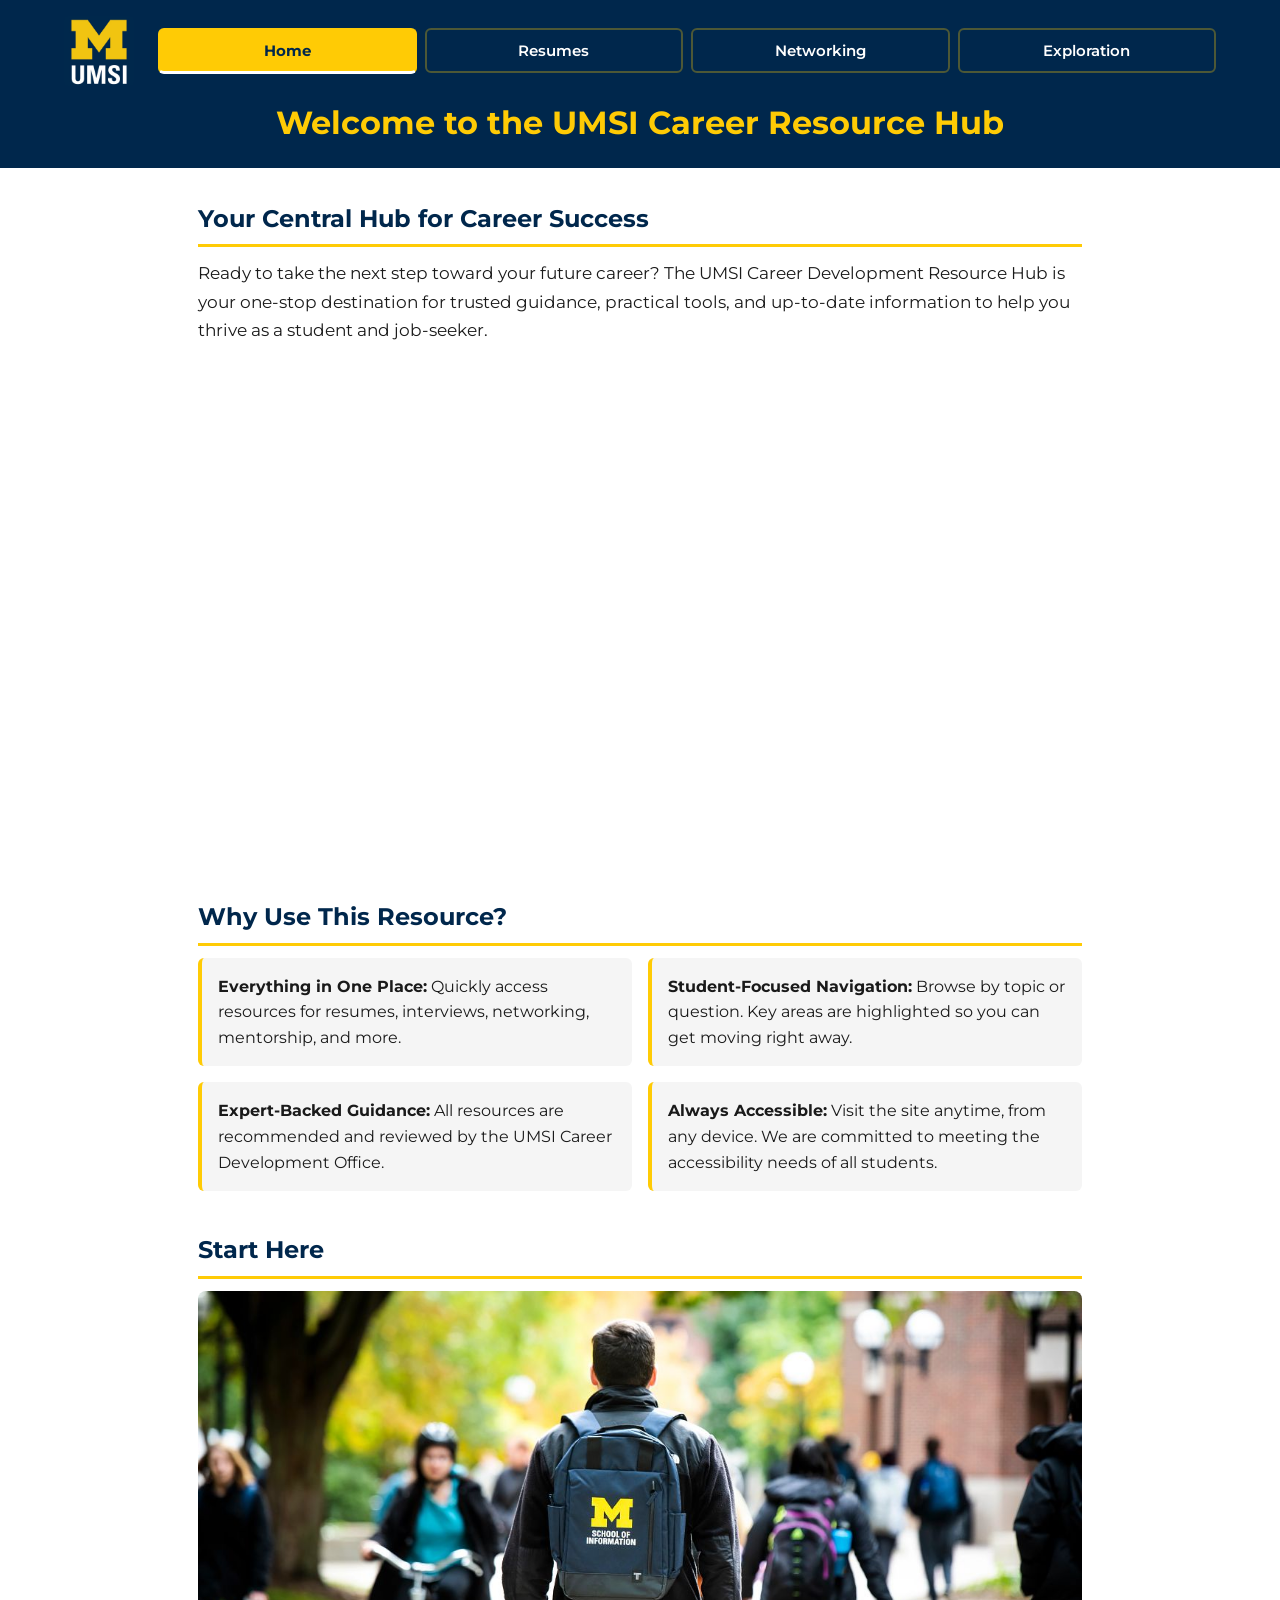
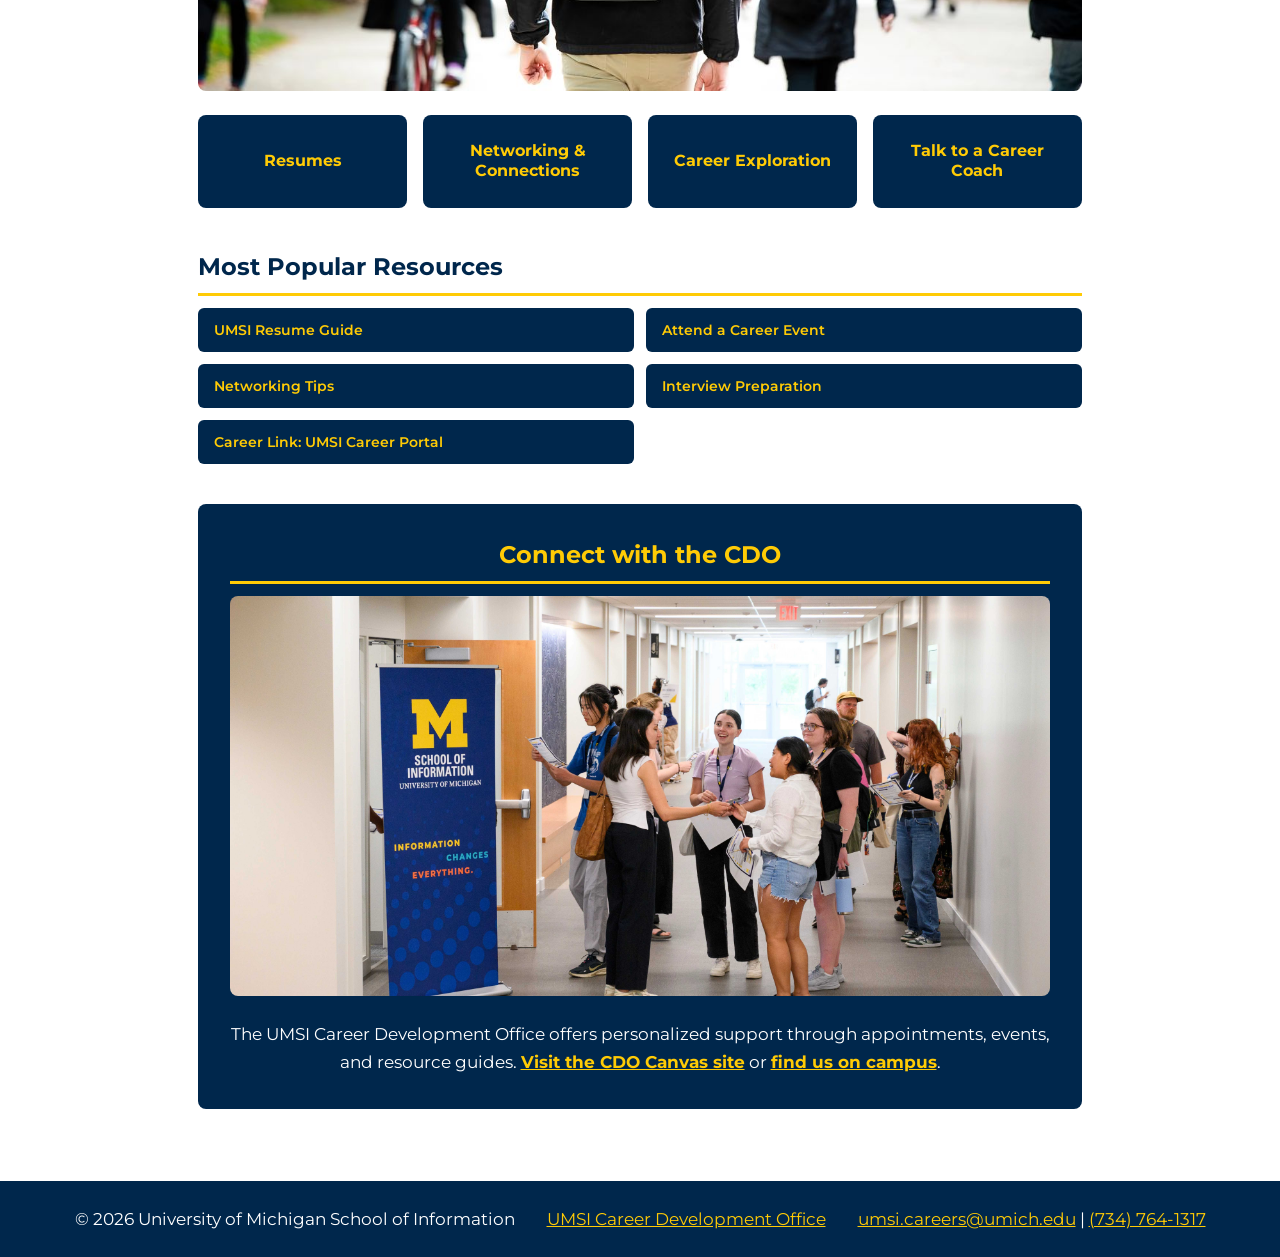
<file: index.html>
<!DOCTYPE html>
<html lang="en">
<head>
    <meta charset="UTF-8">
    <meta name="viewport" content="width=device-width, initial-scale=1.0">
    <title>Home - UMSI Career Development Resource Hub</title>
    <link rel="stylesheet" href="css/html5reset.css">
    <link rel="stylesheet" href="css/style.css">
</head>
<body>
    <a class="skip-link" href="#main">Skip to Main Content</a>

    <header>
        <img src="images/UMSI_signature_vertical_informal_solidblue.jpg" alt="University of Michigan School of Information logo" class="logo">
        <nav>
            <ul>
                <li><a href="index.html" class="active">Home</a></li>
                <li><a href="resume.html">Resumes</a></li>
                <li><a href="networking.html">Networking</a></li>
                <li><a href="exploration.html">Exploration</a></li>
            </ul>
        </nav>
        <h1>Welcome to the UMSI Career Resource Hub</h1>
    </header>

    <main id="main">
        <section>
            <h2>Your Central Hub for Career Success</h2>
            <p>
                Ready to take the next step toward your future career? The UMSI Career Development Resource Hub is your one-stop destination for trusted guidance, practical tools, and up-to-date information to help you thrive as a student and job-seeker.
            </p>
            <div class="video-container">
                <iframe src="https://www.youtube.com/embed/GSjGeDYJ5Nk?si=qhxJPRTIT___x8hG" title="UMSI Career Development Office introduction video" allow="accelerometer; autoplay; clipboard-write; encrypted-media; gyroscope; picture-in-picture; web-share" referrerpolicy="strict-origin-when-cross-origin" allowfullscreen></iframe>
            </div>
        </section>

        <section>
            <h2>Why Use This Resource?</h2>
            <ul class="feature-list">
                <li><strong>Everything in One Place:</strong> Quickly access resources for resumes, interviews, networking, mentorship, and more.</li>
                <li><strong>Student-Focused Navigation:</strong> Browse by topic or question. Key areas are highlighted so you can get moving right away.</li>
                <li><strong>Expert-Backed Guidance:</strong> All resources are recommended and reviewed by the UMSI Career Development Office.</li>
                <li><strong>Always Accessible:</strong> Visit the site anytime, from any device. We are committed to meeting the accessibility needs of all students.</li>
            </ul>
        </section>

        <section>
            <h2>Start Here</h2>
            <img src="images/UMSI_CampusFall_UMSIBackpack_02.jpg" alt="A student wearing a UMSI backpack walks on the Diag during fall" class="hero-img">
            <div class="topic-grid">
                <a href="resume.html" class="topic-card">Resumes</a>
                <a href="networking.html" class="topic-card">Networking &amp; Connections</a>
                <a href="exploration.html" class="topic-card">Career Exploration</a>
                <a href="https://umich.instructure.com/courses/137916/pages/talk-to-a-career-coach" class="topic-card">Talk to a Career Coach</a>
            </div>
        </section>

        <section>
            <h2>Most Popular Resources</h2>
            <ul class="popular-list">
                <li><a href="https://docs.google.com/document/d/1_1GfDJyVGIgE82MZjVhuWT_aB_2Hcj1NN62FUCXoR_o/edit?tab=t.0" target="_blank">UMSI Resume Guide</a></li>
                <li><a href="https://umich.instructure.com/courses/137916/pages/attend-an-event" target="_blank">Attend a Career Event</a></li>
                <li><a href="https://docs.google.com/document/d/18HMt79BU8ovGf9z7_P7No5tuwUS6qHNW5u0sgrepLtE/edit?tab=t.0" target="_blank">Networking Tips</a></li>
                <li><a href="https://docs.google.com/presentation/d/15n-XqsFEntdbkZz89K-ohf9Or1NnCt5CQNDG-6fh2a0/edit?usp=sharing" target="_blank">Interview Preparation</a></li>
                <li><a href="https://si-umich.12twenty.com/Login" target="_blank">Career Link: UMSI Career Portal</a></li>
            </ul>
        </section>

        <section>
            <div class="cta-section">
                <h2>Connect with the CDO</h2>
                <img src="images/CDO Office.jpg" alt="Masters level students waiting outside CDO office" class="hero-img">
                <p>
                    The UMSI Career Development Office offers personalized support through appointments, events, and resource guides.
                    <a href="https://umich.instructure.com/courses/137916" target="_blank">Visit the CDO Canvas site</a> or
                    <a href="https://www.si.umich.edu/about-umsi/getting-umsi" target="_blank">find us on campus</a>.
                </p>
            </div>
        </section>

        <!-- Content generated with assistance from UMGPT and modified.
        UMGPT. (2025). UMGPT (GPT-4.1 August 25th version) [Large language model]. -->
    </main>

    <footer>
        <p>&copy; <span id="year"></span> University of Michigan School of Information</p>
        <p><a href="https://umich.instructure.com/courses/137916">UMSI Career Development Office</a></p>
        <p><a href="mailto:umsi.careers@umich.edu">umsi.careers@umich.edu</a> | <a href="tel:7347641317">(734) 764-1317</a></p>
    </footer>

    <!-- Back to Top Button (Challenging Element) -->
    <button class="back-to-top" id="backToTop" aria-label="Back to top">&uarr;</button>

    <script>
        // Dynamic footer year using JavaScript
        // Reference: https://www.w3schools.com/jsref/jsref_getfullyear.asp
        document.getElementById("year").textContent = new Date().getFullYear();

        // Back to top button with smooth scroll (Challenging Element)
        // Reference: https://www.w3schools.com/howto/howto_js_scroll_to_top.asp
        const backToTopBtn = document.getElementById("backToTop");
        window.addEventListener("scroll", function() {
            if (window.scrollY > 300) {
                backToTopBtn.classList.add("visible");
            } else {
                backToTopBtn.classList.remove("visible");
            }
        });
        backToTopBtn.addEventListener("click", function() {
            window.scrollTo({ top: 0, behavior: "smooth" });
        });
    </script>
</body>
</html>
</file>
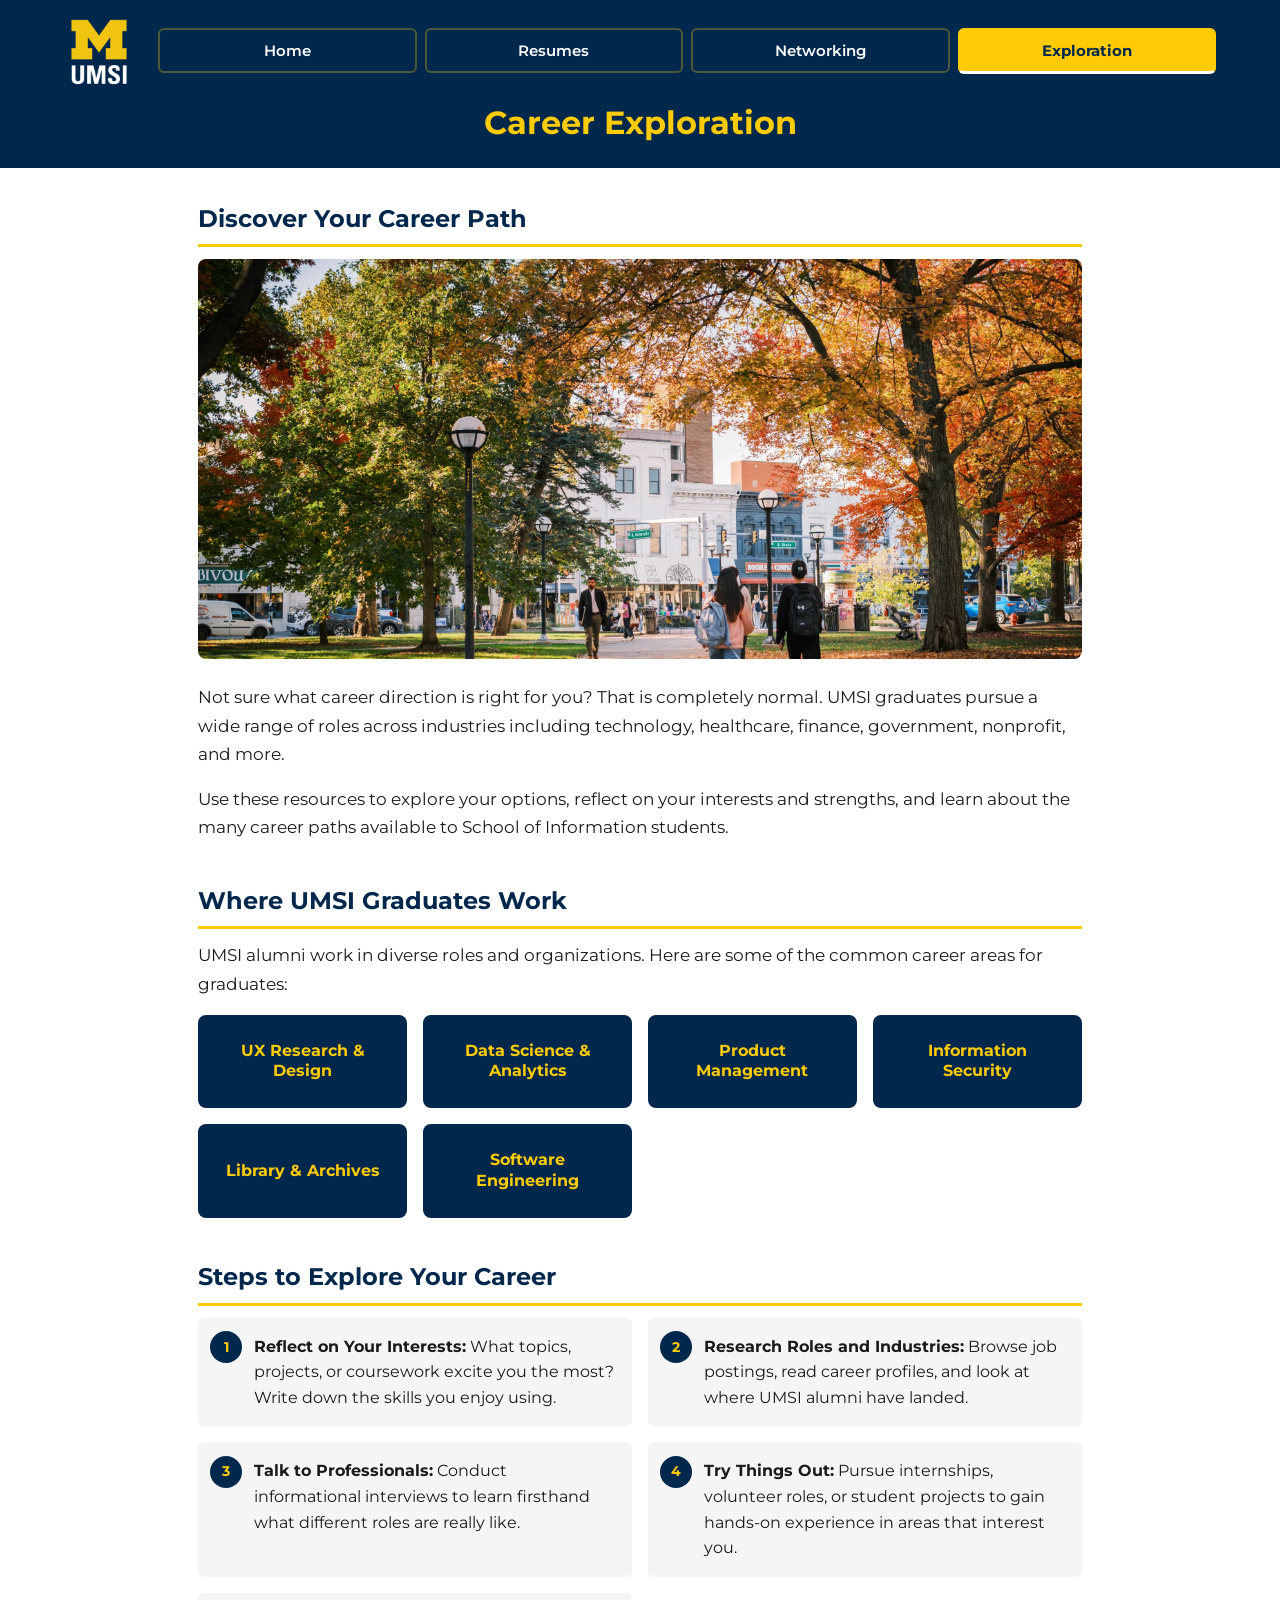
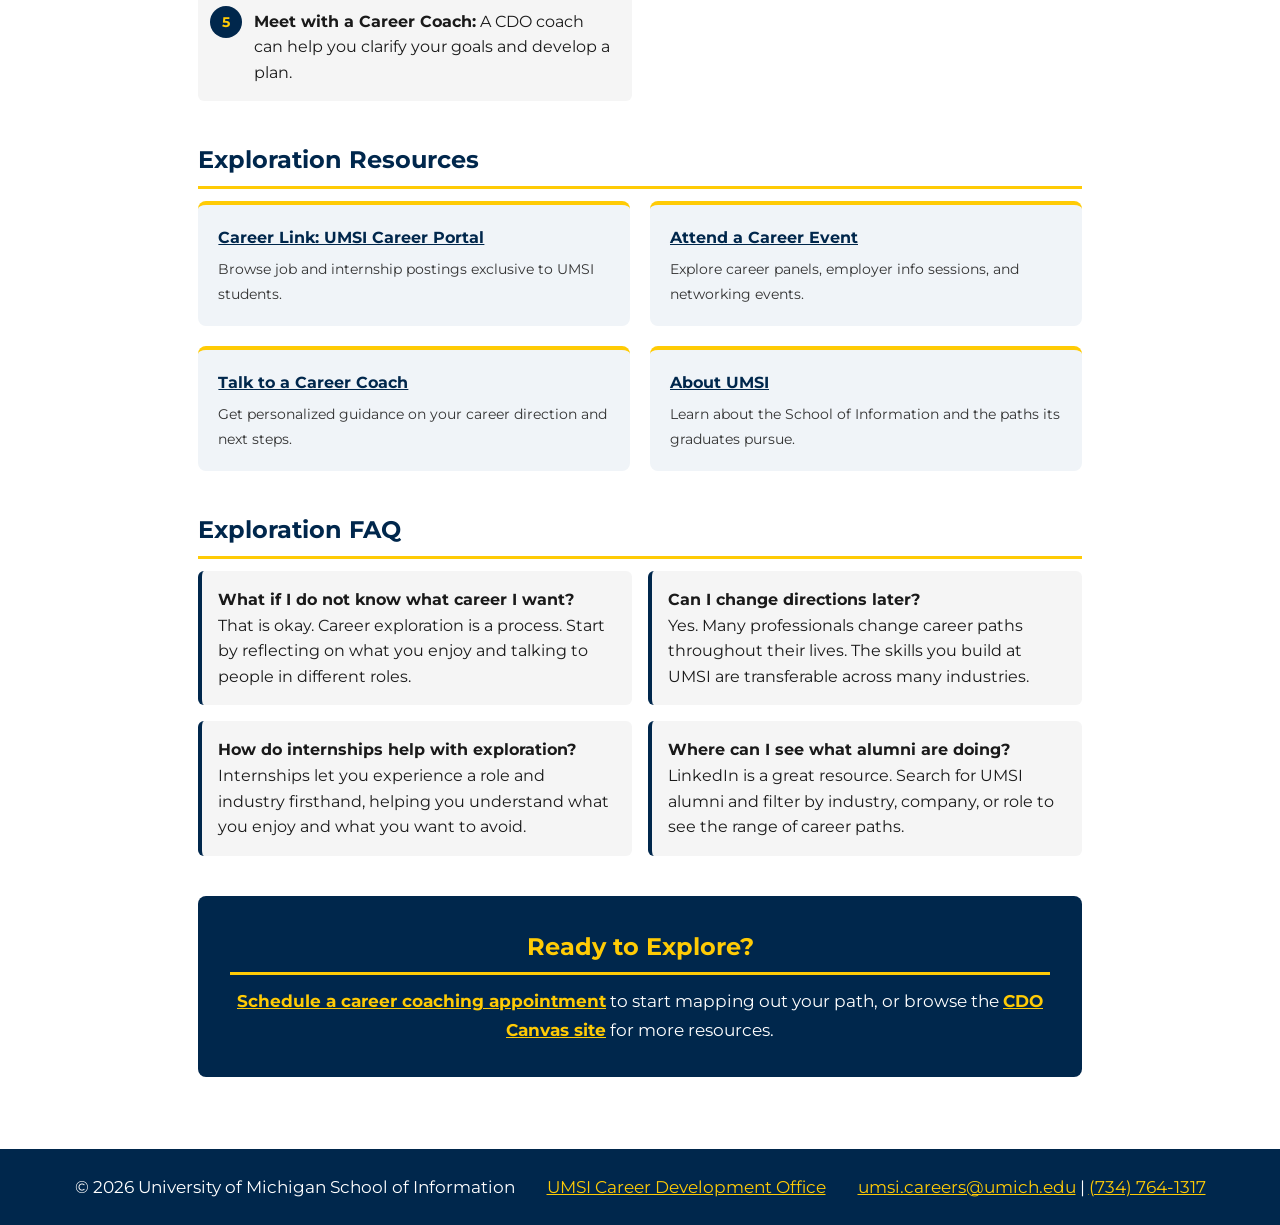
<file: exploration.html>
<!DOCTYPE html>
<html lang="en">
<head>
    <meta charset="UTF-8">
    <meta name="viewport" content="width=device-width, initial-scale=1.0">
    <title>Career Exploration - UMSI Career Development Resource Hub</title>
    <link rel="stylesheet" href="css/html5reset.css">
    <link rel="stylesheet" href="css/style.css">
</head>
<body>
    <a class="skip-link" href="#main">Skip to Main Content</a>

    <header>
        <img src="images/UMSI_signature_vertical_informal_solidblue.jpg" alt="University of Michigan School of Information logo" class="logo">
        <nav>
            <ul>
                <li><a href="index.html">Home</a></li>
                <li><a href="resume.html">Resumes</a></li>
                <li><a href="networking.html">Networking</a></li>
                <li><a href="exploration.html" class="active">Exploration</a></li>
            </ul>
        </nav>
        <h1>Career Exploration</h1>
    </header>

    <main id="main">
        <section>
            <h2>Discover Your Career Path</h2>
            <img src="images/UMSI_FallCampus_102124_12.jpg" alt="Scenes of fall color on the University of Michigan campus." class="hero-img">
            <p>
                Not sure what career direction is right for you? That is completely normal. UMSI graduates pursue a wide range of roles across industries including technology, healthcare, finance, government, nonprofit, and more.
            </p>
            <p>
                Use these resources to explore your options, reflect on your interests and strengths, and learn about the many career paths available to School of Information students.
            </p>
        </section>

        <section>
            <h2>Where UMSI Graduates Work</h2>
            <p>
                UMSI alumni work in diverse roles and organizations. Here are some of the common career areas for graduates:
            </p>
            <div class="topic-grid">
                <div class="topic-card">UX Research &amp; Design</div>
                <div class="topic-card">Data Science &amp; Analytics</div>
                <div class="topic-card">Product Management</div>
                <div class="topic-card">Information Security</div>
                <div class="topic-card">Library &amp; Archives</div>
                <div class="topic-card">Software Engineering</div>
            </div>
        </section>

        <section>
            <h2>Steps to Explore Your Career</h2>
            <ol class="steps-list">
                <li><strong>Reflect on Your Interests:</strong> What topics, projects, or coursework excite you the most? Write down the skills you enjoy using.</li>
                <li><strong>Research Roles and Industries:</strong> Browse job postings, read career profiles, and look at where UMSI alumni have landed.</li>
                <li><strong>Talk to Professionals:</strong> Conduct informational interviews to learn firsthand what different roles are really like.</li>
                <li><strong>Try Things Out:</strong> Pursue internships, volunteer roles, or student projects to gain hands-on experience in areas that interest you.</li>
                <li><strong>Meet with a Career Coach:</strong> A CDO coach can help you clarify your goals and develop a plan.</li>
            </ol>
        </section>

        <section>
            <h2>Exploration Resources</h2>
            <div class="resource-grid">
                <div class="resource-card">
                    <a href="https://si-umich.12twenty.com/Login" target="_blank">Career Link: UMSI Career Portal</a>
                    <p>Browse job and internship postings exclusive to UMSI students.</p>
                </div>
                <div class="resource-card">
                    <a href="https://umich.instructure.com/courses/137916/pages/attend-an-event" target="_blank">Attend a Career Event</a>
                    <p>Explore career panels, employer info sessions, and networking events.</p>
                </div>
                <div class="resource-card">
                    <a href="https://umich.instructure.com/courses/137916/pages/talk-to-a-career-coach" target="_blank">Talk to a Career Coach</a>
                    <p>Get personalized guidance on your career direction and next steps.</p>
                </div>
                <div class="resource-card">
                    <a href="https://www.si.umich.edu/about-umsi" target="_blank">About UMSI</a>
                    <p>Learn about the School of Information and the paths its graduates pursue.</p>
                </div>
            </div>
        </section>

        <section>
            <h2>Exploration FAQ</h2>
            <ul class="faq-list">
                <li>
                    <strong>What if I do not know what career I want?</strong><br>
                    That is okay. Career exploration is a process. Start by reflecting on what you enjoy and talking to people in different roles.
                </li>
                <li>
                    <strong>Can I change directions later?</strong><br>
                    Yes. Many professionals change career paths throughout their lives. The skills you build at UMSI are transferable across many industries.
                </li>
                <li>
                    <strong>How do internships help with exploration?</strong><br>
                    Internships let you experience a role and industry firsthand, helping you understand what you enjoy and what you want to avoid.
                </li>
                <li>
                    <strong>Where can I see what alumni are doing?</strong><br>
                    LinkedIn is a great resource. Search for UMSI alumni and filter by industry, company, or role to see the range of career paths.
                </li>
            </ul>
        </section>

        <section>
            <div class="cta-section">
                <h2>Ready to Explore?</h2>
                <p>
                    <a href="https://umich.instructure.com/courses/137916/pages/talk-to-a-career-coach" target="_blank">Schedule a career coaching appointment</a> to start mapping out your path, or browse the <a href="https://umich.instructure.com/courses/137916" target="_blank">CDO Canvas site</a> for more resources.
                </p>
            </div>
        </section>

        <!-- Content generated with assistance from Claude (Anthropic) and modified.
        Claude. (2026). Claude (Claude Opus 4.6) [Large language model]. Anthropic. -->
    </main>

    <footer>
        <p>&copy; <span id="year"></span> University of Michigan School of Information</p>
        <p><a href="https://umich.instructure.com/courses/137916">UMSI Career Development Office</a></p>
        <p><a href="mailto:umsi.careers@umich.edu">umsi.careers@umich.edu</a> | <a href="tel:7347641317">(734) 764-1317</a></p>
    </footer>

    <button class="back-to-top" id="backToTop" aria-label="Back to top">&uarr;</button>

    <script>
        document.getElementById("year").textContent = new Date().getFullYear();

        const backToTopBtn = document.getElementById("backToTop");
        window.addEventListener("scroll", function() {
            if (window.scrollY > 300) {
                backToTopBtn.classList.add("visible");
            } else {
                backToTopBtn.classList.remove("visible");
            }
        });
        backToTopBtn.addEventListener("click", function() {
            window.scrollTo({ top: 0, behavior: "smooth" });
        });
    </script>
</body>
</html>
</file>
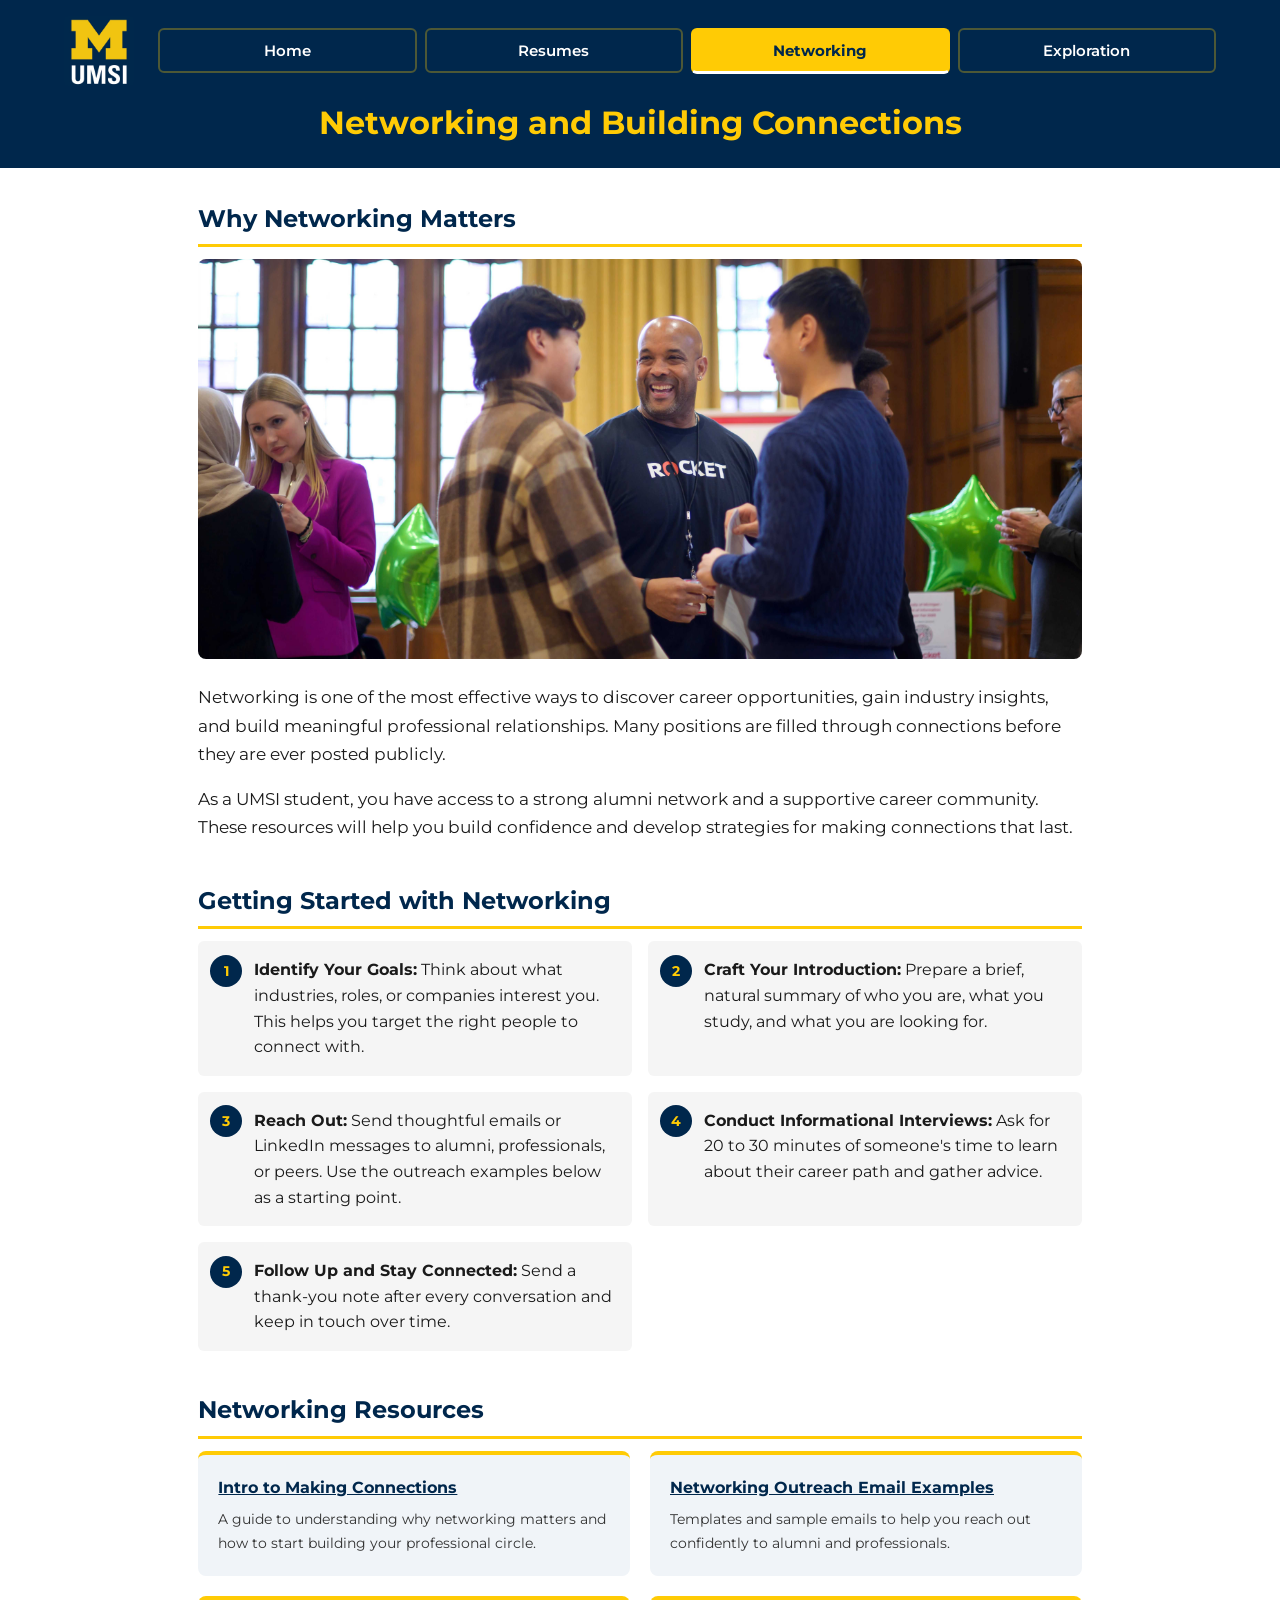
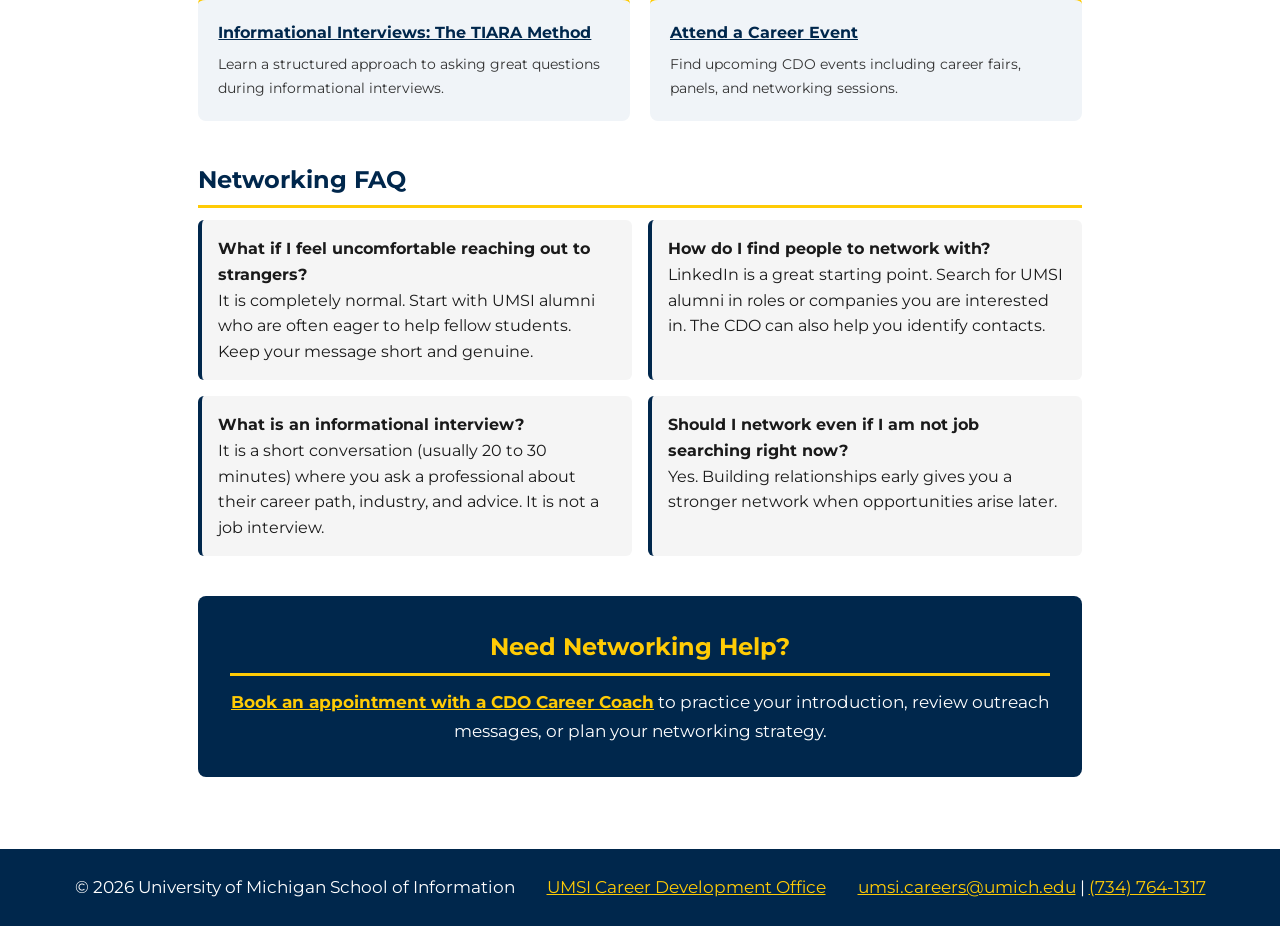
<file: networking.html>
<!DOCTYPE html>
<html lang="en">
<head>
    <meta charset="UTF-8">
    <meta name="viewport" content="width=device-width, initial-scale=1.0">
    <title>Networking - UMSI Career Development Resource Hub</title>
    <link rel="stylesheet" href="css/html5reset.css">
    <link rel="stylesheet" href="css/style.css">
</head>
<body>
    <a class="skip-link" href="#main">Skip to Main Content</a>

    <header>
        <img src="images/UMSI_signature_vertical_informal_solidblue.jpg" alt="University of Michigan School of Information logo" class="logo">
        <nav>
            <ul>
                <li><a href="index.html">Home</a></li>
                <li><a href="resume.html">Resumes</a></li>
                <li><a href="networking.html" class="active">Networking</a></li>
                <li><a href="exploration.html">Exploration</a></li>
            </ul>
        </nav>
        <h1>Networking and Building Connections</h1>
    </header>

    <main id="main">
        <section>
            <h2>Why Networking Matters</h2>
            <img src="images/CareerFair.jpg" alt="Students and employers gather in a large event hall with informational banners promoting various companies" class="hero-img">
            <p>
                Networking is one of the most effective ways to discover career opportunities, gain industry insights, and build meaningful professional relationships. Many positions are filled through connections before they are ever posted publicly.
            </p>
            <p>
                As a UMSI student, you have access to a strong alumni network and a supportive career community. These resources will help you build confidence and develop strategies for making connections that last.
            </p>
        </section>

        <section>
            <h2>Getting Started with Networking</h2>
            <ol class="steps-list">
                <li><strong>Identify Your Goals:</strong> Think about what industries, roles, or companies interest you. This helps you target the right people to connect with.</li>
                <li><strong>Craft Your Introduction:</strong> Prepare a brief, natural summary of who you are, what you study, and what you are looking for.</li>
                <li><strong>Reach Out:</strong> Send thoughtful emails or LinkedIn messages to alumni, professionals, or peers. Use the outreach examples below as a starting point.</li>
                <li><strong>Conduct Informational Interviews:</strong> Ask for 20 to 30 minutes of someone's time to learn about their career path and gather advice.</li>
                <li><strong>Follow Up and Stay Connected:</strong> Send a thank-you note after every conversation and keep in touch over time.</li>
            </ol>
        </section>

        <section>
            <h2>Networking Resources</h2>
            <div class="resource-grid">
                <div class="resource-card">
                    <a href="https://docs.google.com/document/d/18HMt79BU8ovGf9z7_P7No5tuwUS6qHNW5u0sgrepLtE/edit?tab=t.0" target="_blank">Intro to Making Connections</a>
                    <p>A guide to understanding why networking matters and how to start building your professional circle.</p>
                </div>
                <div class="resource-card">
                    <a href="https://docs.google.com/document/d/1JDYeCBmFjJe7oAldMcfPn0ECpcvwYHLBHVl5kN6VqfY/edit?tab=t.0" target="_blank">Networking Outreach Email Examples</a>
                    <p>Templates and sample emails to help you reach out confidently to alumni and professionals.</p>
                </div>
                <div class="resource-card">
                    <a href="https://docs.google.com/document/d/14t3WDjkGFSNMXnERJqZ4fNzPNq-GGd3sMFx4wGJ8xMI/edit?tab=t.0" target="_blank">Informational Interviews: The TIARA Method</a>
                    <p>Learn a structured approach to asking great questions during informational interviews.</p>
                </div>
                <div class="resource-card">
                    <a href="https://umich.instructure.com/courses/137916/pages/attend-an-event" target="_blank">Attend a Career Event</a>
                    <p>Find upcoming CDO events including career fairs, panels, and networking sessions.</p>
                </div>
            </div>
        </section>

        <section>
            <h2>Networking FAQ</h2>
            <ul class="faq-list">
                <li>
                    <strong>What if I feel uncomfortable reaching out to strangers?</strong><br>
                    It is completely normal. Start with UMSI alumni who are often eager to help fellow students. Keep your message short and genuine.
                </li>
                <li>
                    <strong>How do I find people to network with?</strong><br>
                    LinkedIn is a great starting point. Search for UMSI alumni in roles or companies you are interested in. The CDO can also help you identify contacts.
                </li>
                <li>
                    <strong>What is an informational interview?</strong><br>
                    It is a short conversation (usually 20 to 30 minutes) where you ask a professional about their career path, industry, and advice. It is not a job interview.
                </li>
                <li>
                    <strong>Should I network even if I am not job searching right now?</strong><br>
                    Yes. Building relationships early gives you a stronger network when opportunities arise later.
                </li>
            </ul>
        </section>

        <section>
            <div class="cta-section">
                <h2>Need Networking Help?</h2>
                <p>
                    <a href="https://umich.instructure.com/courses/137916/pages/talk-to-a-career-coach" target="_blank">Book an appointment with a CDO Career Coach</a> to practice your introduction, review outreach messages, or plan your networking strategy.
                </p>
            </div>
        </section>

        <!-- Content generated with assistance from Claude (Anthropic) and modified.
        Claude. (2026). Claude (Claude Opus 4.6) [Large language model]. Anthropic. -->
    </main>

    <footer>
        <p>&copy; <span id="year"></span> University of Michigan School of Information</p>
        <p><a href="https://umich.instructure.com/courses/137916">UMSI Career Development Office</a></p>
        <p><a href="mailto:umsi.careers@umich.edu">umsi.careers@umich.edu</a> | <a href="tel:7347641317">(734) 764-1317</a></p>
    </footer>

    <button class="back-to-top" id="backToTop" aria-label="Back to top">&uarr;</button>

    <script>
        document.getElementById("year").textContent = new Date().getFullYear();

        const backToTopBtn = document.getElementById("backToTop");
        window.addEventListener("scroll", function() {
            if (window.scrollY > 300) {
                backToTopBtn.classList.add("visible");
            } else {
                backToTopBtn.classList.remove("visible");
            }
        });
        backToTopBtn.addEventListener("click", function() {
            window.scrollTo({ top: 0, behavior: "smooth" });
        });
    </script>
</body>
</html>
</file>
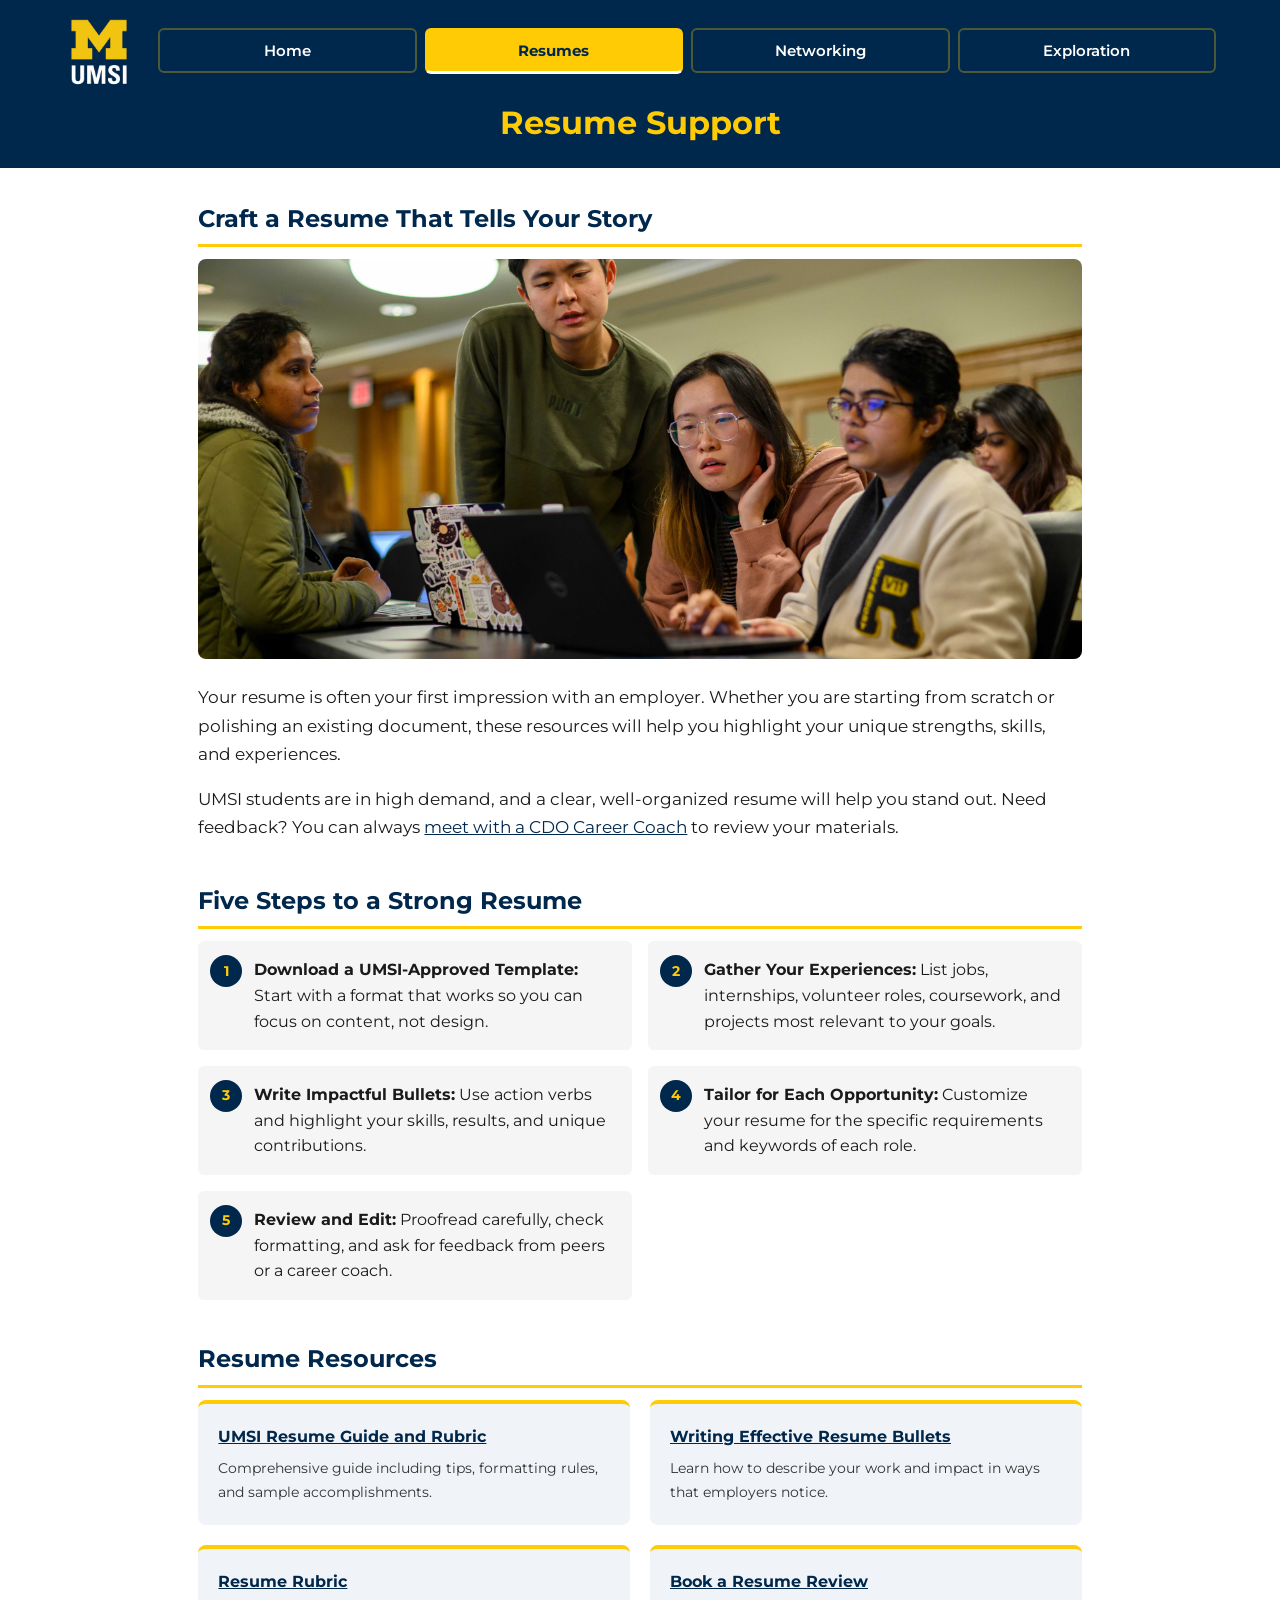
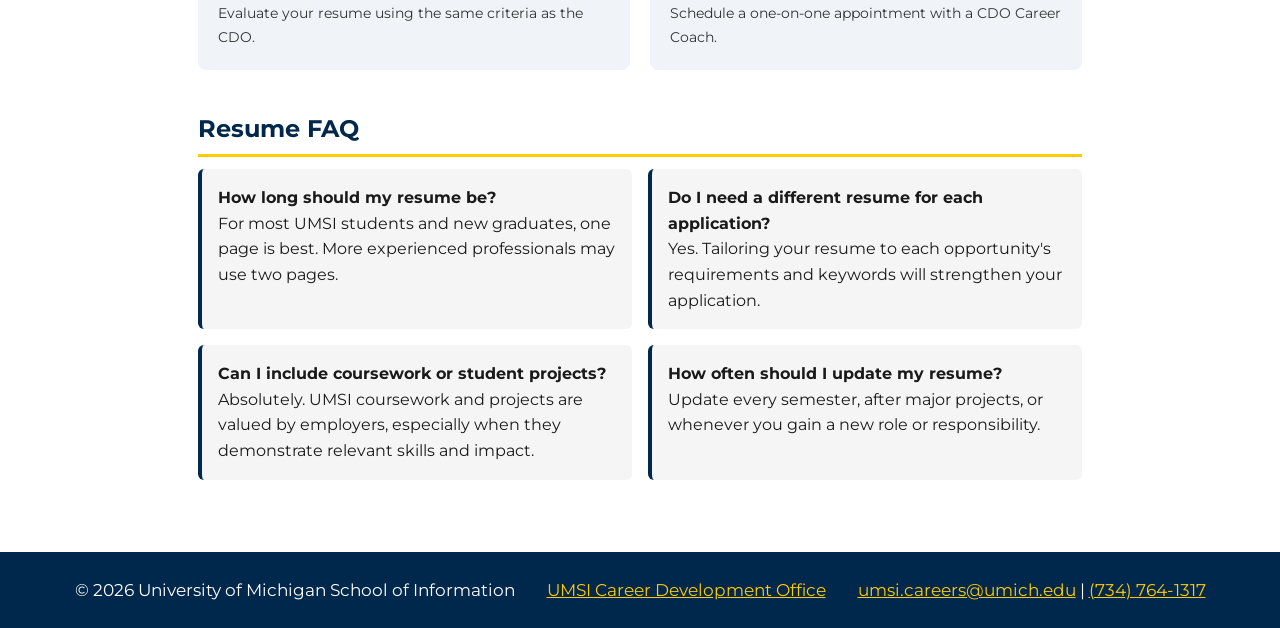
<file: resume.html>
<!DOCTYPE html>
<html lang="en">
<head>
    <meta charset="UTF-8">
    <meta name="viewport" content="width=device-width, initial-scale=1.0">
    <title>Resumes - UMSI Career Development Resource Hub</title>
    <link rel="stylesheet" href="css/html5reset.css">
    <link rel="stylesheet" href="css/style.css">
</head>
<body>
    <a class="skip-link" href="#main">Skip to Main Content</a>

    <header>
        <img src="images/UMSI_signature_vertical_informal_solidblue.jpg" alt="University of Michigan School of Information logo" class="logo">
        <nav>
            <ul>
                <li><a href="index.html">Home</a></li>
                <li><a href="resume.html" class="active">Resumes</a></li>
                <li><a href="networking.html">Networking</a></li>
                <li><a href="exploration.html">Exploration</a></li>
            </ul>
        </nav>
        <h1>Resume Support</h1>
    </header>

    <main id="main">
        <section>
            <h2>Craft a Resume That Tells Your Story</h2>
            <img src="images/Student_Revise_resume.jpg" alt="Students gathering to revise their resumes" class="hero-img">
            <p>
                Your resume is often your first impression with an employer. Whether you are starting from scratch or polishing an existing document, these resources will help you highlight your unique strengths, skills, and experiences.
            </p>
            <p>
                UMSI students are in high demand, and a clear, well-organized resume will help you stand out. Need feedback? You can always <a href="https://umich.instructure.com/courses/137916/pages/talk-to-a-career-coach" target="_blank">meet with a CDO Career Coach</a> to review your materials.
            </p>
        </section>

        <section>
            <h2>Five Steps to a Strong Resume</h2>
            <ol class="steps-list">
                <li><strong>Download a UMSI-Approved Template:</strong> Start with a format that works so you can focus on content, not design.</li>
                <li><strong>Gather Your Experiences:</strong> List jobs, internships, volunteer roles, coursework, and projects most relevant to your goals.</li>
                <li><strong>Write Impactful Bullets:</strong> Use action verbs and highlight your skills, results, and unique contributions.</li>
                <li><strong>Tailor for Each Opportunity:</strong> Customize your resume for the specific requirements and keywords of each role.</li>
                <li><strong>Review and Edit:</strong> Proofread carefully, check formatting, and ask for feedback from peers or a career coach.</li>
            </ol>
        </section>

        <section>
            <h2>Resume Resources</h2>
            <div class="resource-grid">
                <div class="resource-card">
                    <a href="https://docs.google.com/document/d/1_1GfDJyVGIgE82MZjVhuWT_aB_2Hcj1NN62FUCXoR_o/edit?tab=t.0" target="_blank">UMSI Resume Guide and Rubric</a>
                    <p>Comprehensive guide including tips, formatting rules, and sample accomplishments.</p>
                </div>
                <div class="resource-card">
                    <a href="https://docs.google.com/document/d/1-EVZYH_Fic4mfLVGOXyHTSeRwBWmmi2WHSgGDLGGPEs/edit?tab=t.0" target="_blank">Writing Effective Resume Bullets</a>
                    <p>Learn how to describe your work and impact in ways that employers notice.</p>
                </div>
                <div class="resource-card">
                    <a href="https://docs.google.com/document/d/1vJMfgw9nwpHN9Sy0L0RP0aNBbaDSsiLPc2vy-doac6s/edit?tab=t.0" target="_blank">Resume Rubric</a>
                    <p>Evaluate your resume using the same criteria as the CDO.</p>
                </div>
                <div class="resource-card">
                    <a href="https://umich.instructure.com/courses/137916/pages/talk-to-a-career-coach" target="_blank">Book a Resume Review</a>
                    <p>Schedule a one-on-one appointment with a CDO Career Coach.</p>
                </div>
            </div>
        </section>

        <section>
            <h2>Resume FAQ</h2>
            <ul class="faq-list">
                <li>
                    <strong>How long should my resume be?</strong><br>
                    For most UMSI students and new graduates, one page is best. More experienced professionals may use two pages.
                </li>
                <li>
                    <strong>Do I need a different resume for each application?</strong><br>
                    Yes. Tailoring your resume to each opportunity's requirements and keywords will strengthen your application.
                </li>
                <li>
                    <strong>Can I include coursework or student projects?</strong><br>
                    Absolutely. UMSI coursework and projects are valued by employers, especially when they demonstrate relevant skills and impact.
                </li>
                <li>
                    <strong>How often should I update my resume?</strong><br>
                    Update every semester, after major projects, or whenever you gain a new role or responsibility.
                </li>
            </ul>
        </section>

        <!-- Content generated with assistance from UMGPT and modified.
        UMGPT. (2025). UMGPT (GPT-4.1 August 25th version) [Large language model]. -->
    </main>

    <footer>
        <p>&copy; <span id="year"></span> University of Michigan School of Information</p>
        <p><a href="https://umich.instructure.com/courses/137916">UMSI Career Development Office</a></p>
        <p><a href="mailto:umsi.careers@umich.edu">umsi.careers@umich.edu</a> | <a href="tel:7347641317">(734) 764-1317</a></p>
    </footer>

    <button class="back-to-top" id="backToTop" aria-label="Back to top">&uarr;</button>

    <script>
        document.getElementById("year").textContent = new Date().getFullYear();

        const backToTopBtn = document.getElementById("backToTop");
        window.addEventListener("scroll", function() {
            if (window.scrollY > 300) {
                backToTopBtn.classList.add("visible");
            } else {
                backToTopBtn.classList.remove("visible");
            }
        });
        backToTopBtn.addEventListener("click", function() {
            window.scrollTo({ top: 0, behavior: "smooth" });
        });
    </script>
</body>
</html>
</file>
<file: css/style.css>
/* 
  style.css - UMSI Career Development Resource Hub
  Mobile-first design using UM Brand Guidelines
  Colors: Michigan Blue #00274C, Michigan Maize #FFCB05
  Font: Montserrat (Google Fonts)
*/

/* ===== Import Google Font ===== */
@import url('https://fonts.googleapis.com/css2?family=Montserrat:wght@400;600;700&display=swap');

/* ===== Reduced Motion ===== */
@media (prefers-reduced-motion: reduce) {
  iframe, .hero-img {
    display: none;
  }
}

/* ===== Global ===== */
body {
  font-family: 'Montserrat', sans-serif;
  color: #1a1a1a;
  background-color: #ffffff;
  line-height: 1.6;
  font-size: 1rem;
}

a {
  color: #00274C;
  text-decoration: underline;
}

a:hover,
a:focus {
  color: #FFCB05;
  background-color: #00274C;
  outline: 2px solid #FFCB05;
  outline-offset: 2px;
}

strong {
  font-weight: 700;
}

/* ===== Skip to Main ===== */
.skip-link {
  position: absolute;
  top: -100%;
  left: 0;
  background-color: #FFCB05;
  color: #00274C;
  padding: 0.75rem 1.5rem;
  font-weight: 700;
  font-size: 1rem;
  z-index: 1000;
  text-decoration: none;
}

.skip-link:focus {
  top: 0;
  outline: 3px solid #00274C;
  background-color: #FFCB05;
  color: #00274C;
}

/* ===== Header ===== */
header {
  background-color: #00274C;
  color: #ffffff;
  padding: 1rem 5%;
  text-align: center;
}

.logo {
  width: 80px;
  height: auto;
  margin-bottom: 0.75rem;
  border-radius: 4px;
}

/* ===== Navigation ===== */
nav ul {
  display: grid;
  grid-template-columns: 1fr 1fr;
  gap: 0.5rem;
  padding: 0.5rem 0;
}

nav ul li a {
  display: block;
  color: #ffffff;
  text-decoration: none;
  padding: 0.75rem 0.5rem;
  font-size: 0.95rem;
  font-weight: 600;
  text-align: center;
  border: 2px solid rgba(255, 203, 5, 0.3);
  border-radius: 6px;
  min-height: 44px;
  line-height: 1.4;
}

nav ul li a:hover,
nav ul li a:focus {
  background-color: #FFCB05;
  color: #00274C;
  outline: 2px solid #FFCB05;
  outline-offset: 0;
  border-color: #FFCB05;
}

/* Active page indicator: bold + maize background + bottom border */
nav ul li a.active {
  background-color: #FFCB05;
  color: #00274C;
  font-weight: 700;
  border-color: #FFCB05;
  border-bottom: 3px solid #ffffff;
}

/* ===== H1 ===== */
h1 {
  font-size: 1.5rem;
  font-weight: 700;
  margin-top: 1rem;
  padding-bottom: 0.5rem;
  color: #FFCB05;
  line-height: 1.3;
}

/* ===== Main ===== */
main {
  padding: 1.5rem 5%;
}

section {
  margin-bottom: 2rem;
}

h2 {
  font-size: 1.25rem;
  font-weight: 700;
  color: #00274C;
  margin-bottom: 0.75rem;
  padding-bottom: 0.4rem;
  border-bottom: 3px solid #FFCB05;
}

h3 {
  font-size: 1.1rem;
  font-weight: 700;
  color: #00274C;
  margin-bottom: 0.5rem;
}

p {
  margin-bottom: 1rem;
  line-height: 1.7;
}

/* ===== Lists ===== */
.feature-list,
.resource-list,
.faq-list {
  padding-left: 0;
}

.feature-list li,
.resource-list li,
.faq-list li {
  background-color: #f5f5f5;
  padding: 1rem;
  margin-bottom: 0.75rem;
  border-radius: 6px;
  border-left: 4px solid #FFCB05;
  line-height: 1.6;
}

.faq-list li {
  border-left-color: #00274C;
}

/* ===== Steps (ordered list) ===== */
.steps-list {
  counter-reset: step-counter;
  padding-left: 0;
}

.steps-list li {
  counter-increment: step-counter;
  background-color: #f5f5f5;
  padding: 1rem 1rem 1rem 3.5rem;
  margin-bottom: 0.75rem;
  border-radius: 6px;
  position: relative;
  line-height: 1.6;
}

.steps-list li::before {
  content: counter(step-counter);
  position: absolute;
  left: 0.75rem;
  top: 0.85rem;
  background-color: #00274C;
  color: #FFCB05;
  font-weight: 700;
  width: 2rem;
  height: 2rem;
  border-radius: 50%;
  display: flex;
  align-items: center;
  justify-content: center;
  font-size: 0.9rem;
}

/* ===== Topic Cards Grid (used on Home, Networking, Exploration) ===== */
.topic-grid {
  display: grid;
  grid-template-columns: 1fr 1fr;
  gap: 0.75rem;
}

.topic-card {
  display: flex;
  align-items: center;
  justify-content: center;
  text-align: center;
  background-color: #00274C;
  color: #FFCB05;
  text-decoration: none;
  font-weight: 700;
  font-size: 0.95rem;
  padding: 1.25rem 0.75rem;
  border-radius: 8px;
  min-height: 80px;
  line-height: 1.3;
  border: 2px solid transparent;
}

.topic-card:hover,
.topic-card:focus {
  background-color: #FFCB05;
  color: #00274C;
  border-color: #00274C;
  outline: 2px solid #00274C;
  outline-offset: 2px;
}

/* ===== Resource Grid (used on Resume, Networking) ===== */
.resource-grid {
  display: grid;
  grid-template-columns: 1fr 1fr;
  gap: 0.75rem;
}

.resource-card {
  background-color: #f0f4f8;
  padding: 1rem;
  border-radius: 8px;
  border-top: 4px solid #FFCB05;
}

.resource-card a {
  font-weight: 700;
  font-size: 0.95rem;
}

.resource-card p {
  font-size: 0.85rem;
  margin-top: 0.4rem;
  margin-bottom: 0;
  color: #333;
}

/* ===== Hero Image ===== */
.hero-img {
  width: 100%;
  border-radius: 8px;
  margin-bottom: 1rem;
}

/* ===== Iframe / Video ===== */
.video-container {
  position: relative;
  width: 100%;
  padding-bottom: 56.25%;
  margin-bottom: 1rem;
  border-radius: 8px;
  overflow: hidden;
}

.video-container iframe {
  position: absolute;
  top: 0;
  left: 0;
  width: 100%;
  height: 100%;
  border: none;
}

/* ===== Popular Resources ===== */
.popular-list li {
  margin-bottom: 0.5rem;
}

.popular-list li a {
  display: block;
  padding: 0.75rem 1rem;
  background-color: #00274C;
  color: #FFCB05;
  text-decoration: none;
  border-radius: 6px;
  font-weight: 600;
  font-size: 0.9rem;
  min-height: 44px;
  line-height: 1.4;
}

.popular-list li a:hover,
.popular-list li a:focus {
  background-color: #FFCB05;
  color: #00274C;
  outline: 2px solid #00274C;
  outline-offset: 2px;
}

/* ===== CTA Section ===== */
.cta-section {
  background-color: #00274C;
  color: #ffffff;
  padding: 1.25rem;
  border-radius: 8px;
  text-align: center;
}

.cta-section a {
  color: #FFCB05;
  font-weight: 700;
}

.cta-section a:hover,
.cta-section a:focus {
  background-color: #FFCB05;
  color: #00274C;
}

.cta-section p {
  margin-bottom: 0;
}

.cta-section h2 {
  color: #FFCB05;
  border-bottom-color: #FFCB05;
}

/* ===== Footer ===== */
footer {
  background-color: #00274C;
  color: #ffffff;
  text-align: center;
  padding: 1.5rem 5%;
  font-size: 0.85rem;
  line-height: 1.6;
}

footer a {
  color: #FFCB05;
}

footer a:hover,
footer a:focus {
  background-color: #FFCB05;
  color: #00274C;
}

footer p {
  margin-bottom: 0.4rem;
}

footer p:last-child {
  margin-bottom: 0;
}

/* ===== Back to Top Button ===== */
.back-to-top {
  position: fixed;
  bottom: 2rem;
  right: 2rem;
  background-color: #00274C;
  color: #FFCB05;
  border: 2px solid #FFCB05;
  border-radius: 50%;
  width: 48px;
  height: 48px;
  font-size: 1.5rem;
  font-weight: 700;
  cursor: pointer;
  display: none;
  align-items: center;
  justify-content: center;
  z-index: 999;
  line-height: 1;
  text-decoration: none;
  transition: opacity 0.3s ease;
}

.back-to-top:hover,
.back-to-top:focus {
  background-color: #FFCB05;
  color: #00274C;
  outline: 2px solid #00274C;
  outline-offset: 2px;
}

.back-to-top.visible {
  display: flex;
}

/* ===== 404 Page ===== */
.error-page {
  text-align: center;
  padding: 3rem 5%;
}

.error-page h2 {
  font-size: 4rem;
  color: #00274C;
  border-bottom: none;
  margin-bottom: 0.5rem;
}

.error-page h3 {
  font-size: 1.5rem;
  margin-bottom: 1.5rem;
}

.error-page p {
  font-size: 1.1rem;
  margin-bottom: 2rem;
}

.error-page .topic-grid {
  max-width: 500px;
  margin: 0 auto;
}

/* =============================================
   TABLET / DESKTOP VIEW
   min-width: 768px
   ============================================= */
@media (min-width: 768px) {

  /* --- Header: horizontal layout --- */
  header {
    display: flex;
    flex-wrap: wrap;
    align-items: center;
    justify-content: space-between;
    padding: 1rem 5%;
    text-align: left;
  }

  .logo {
    width: 70px;
    margin-bottom: 0;
    margin-right: 1.5rem;
  }

  /* Nav takes remaining space */
  nav {
    flex: 1;
  }

  nav ul {
    display: flex;
    gap: 0.5rem;
    padding: 0;
  }

  nav ul li {
    flex: 1;
  }

  nav ul li a {
    padding: 0.6rem 1rem;
    font-size: 0.95rem;
    border-radius: 6px;
  }

  /* H1 spans full width below logo+nav row */
  h1 {
    flex-basis: 100%;
    font-size: 2rem;
    margin-top: 1rem;
    text-align: center;
  }

  /* --- Main: constrained width, more breathing room --- */
  main {
    max-width: 960px;
    margin: 0 auto;
    padding: 2rem 3%;
  }

  section {
    margin-bottom: 2.5rem;
  }

  h2 {
    font-size: 1.5rem;
  }

  p {
    font-size: 1.05rem;
  }

  /* --- Hero images: constrained height, centered --- */
  .hero-img {
    max-height: 400px;
    object-fit: cover;
    width: 100%;
  }

  /* --- Topic cards: 4 columns on desktop --- */
  .topic-grid {
    grid-template-columns: repeat(4, 1fr);
    gap: 1rem;
  }

  /* For exploration page with 6 career cards, use 3 columns */
  .topic-grid.career-areas {
    grid-template-columns: repeat(3, 1fr);
  }

  .topic-card {
    font-size: 1rem;
    padding: 1.5rem 1rem;
    min-height: 90px;
  }

  /* --- Resource cards: 2 columns with more space --- */
  .resource-grid {
    grid-template-columns: 1fr 1fr;
    gap: 1.25rem;
  }

  .resource-card {
    padding: 1.25rem;
  }

  .resource-card a {
    font-size: 1rem;
  }

  .resource-card p {
    font-size: 0.9rem;
  }

  /* --- Steps list: 2-column grid --- */
  .steps-list {
    display: grid;
    grid-template-columns: 1fr 1fr;
    gap: 1rem;
  }

  .steps-list li {
    margin-bottom: 0;
  }

  /* --- Feature list: 2-column grid --- */
  .feature-list {
    display: grid;
    grid-template-columns: 1fr 1fr;
    gap: 1rem;
  }

  .feature-list li {
    margin-bottom: 0;
  }

  /* --- FAQ list: 2-column grid --- */
  .faq-list {
    display: grid;
    grid-template-columns: 1fr 1fr;
    gap: 1rem;
  }

  .faq-list li {
    margin-bottom: 0;
  }

  /* --- Popular list: 2 columns --- */
  .popular-list {
    display: grid;
    grid-template-columns: 1fr 1fr;
    gap: 0.75rem;
  }

  .popular-list li {
    margin-bottom: 0;
  }

  /* --- Video container --- */
  .video-container {
    max-width: 720px;
    margin-left: auto;
    margin-right: auto;
    margin-bottom: 1.5rem;
  }

  /* --- CTA section --- */
  .cta-section {
    padding: 2rem;
  }

  .cta-section h2 {
    font-size: 1.5rem;
  }

  /* --- Footer: horizontal layout --- */
  footer {
    display: flex;
    flex-wrap: wrap;
    justify-content: center;
    gap: 0.5rem 2rem;
    padding: 1.5rem 5%;
  }

  footer p {
    margin-bottom: 0;
  }

  /* --- 404 page desktop --- */
  .error-page h2 {
    font-size: 6rem;
  }

  .error-page h3 {
    font-size: 2rem;
  }

  .error-page .topic-grid {
    max-width: 600px;
    grid-template-columns: repeat(2, 1fr);
  }
}
</file>
